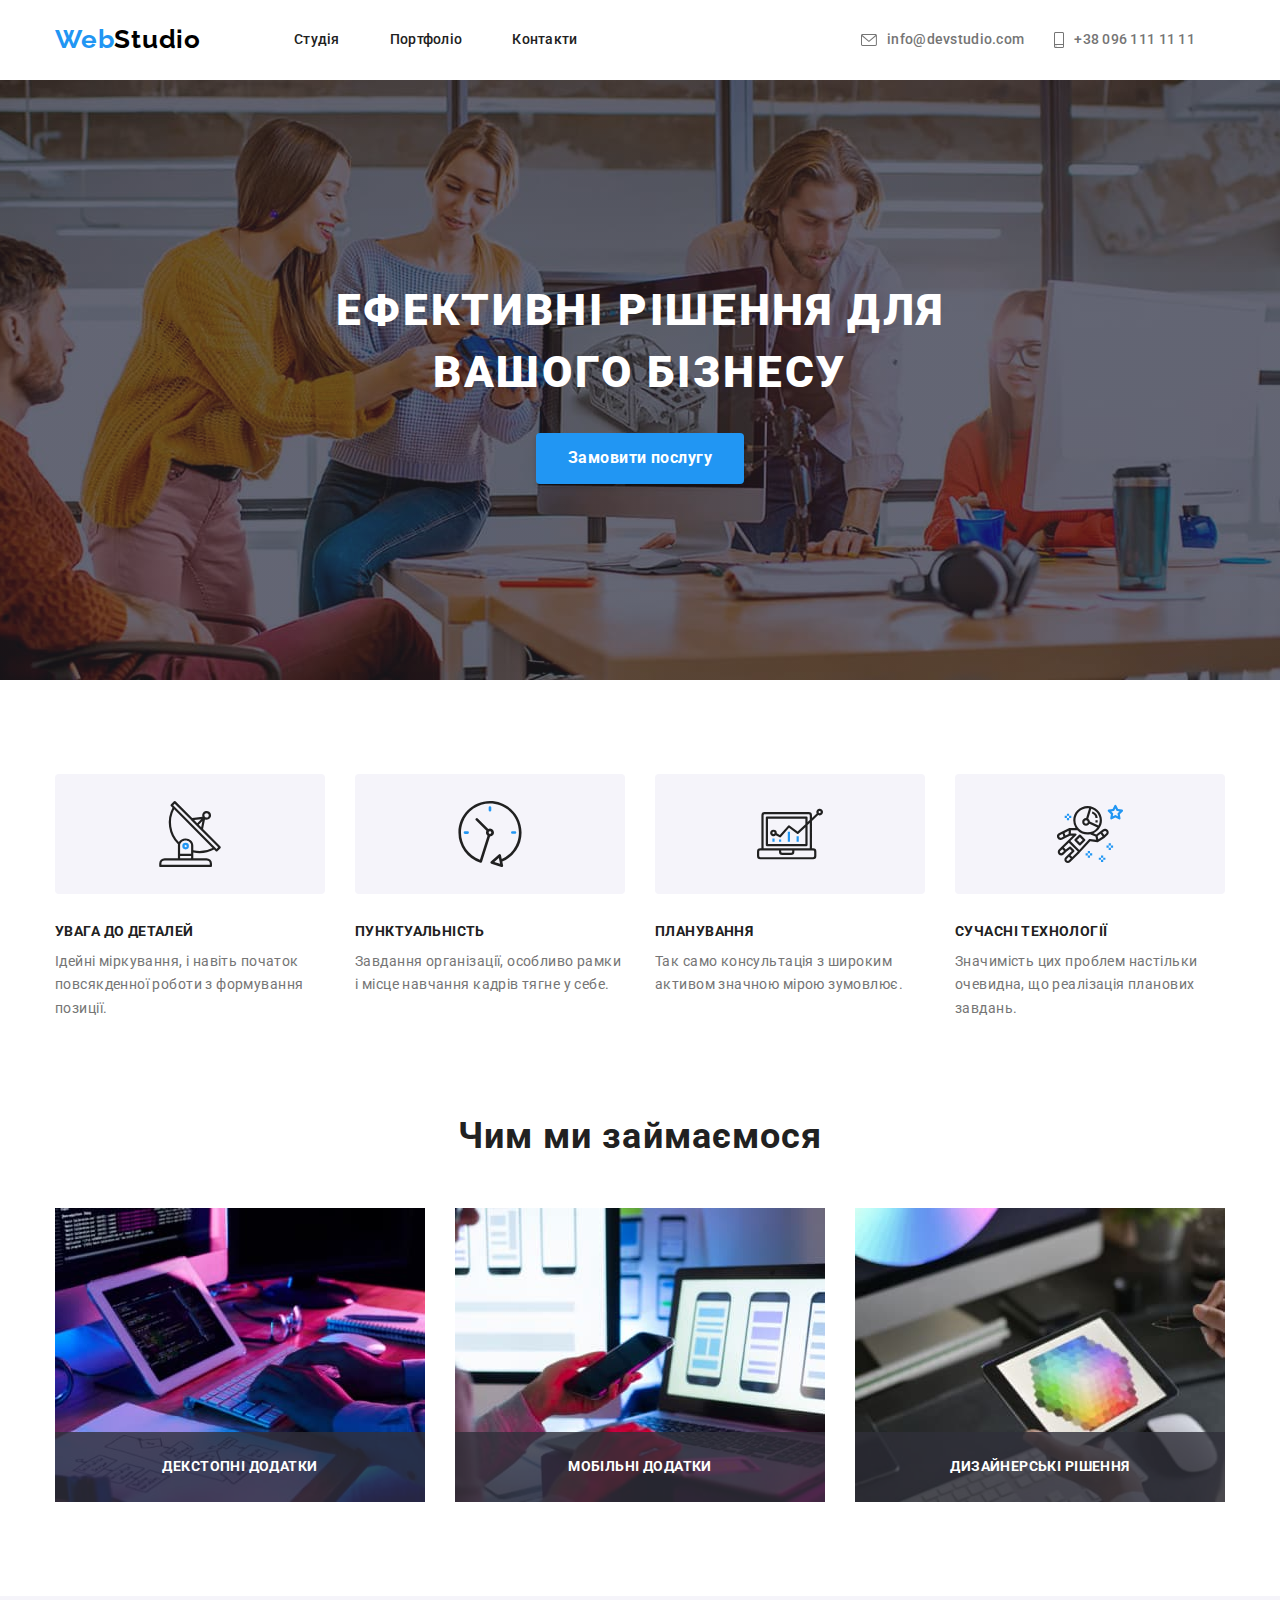
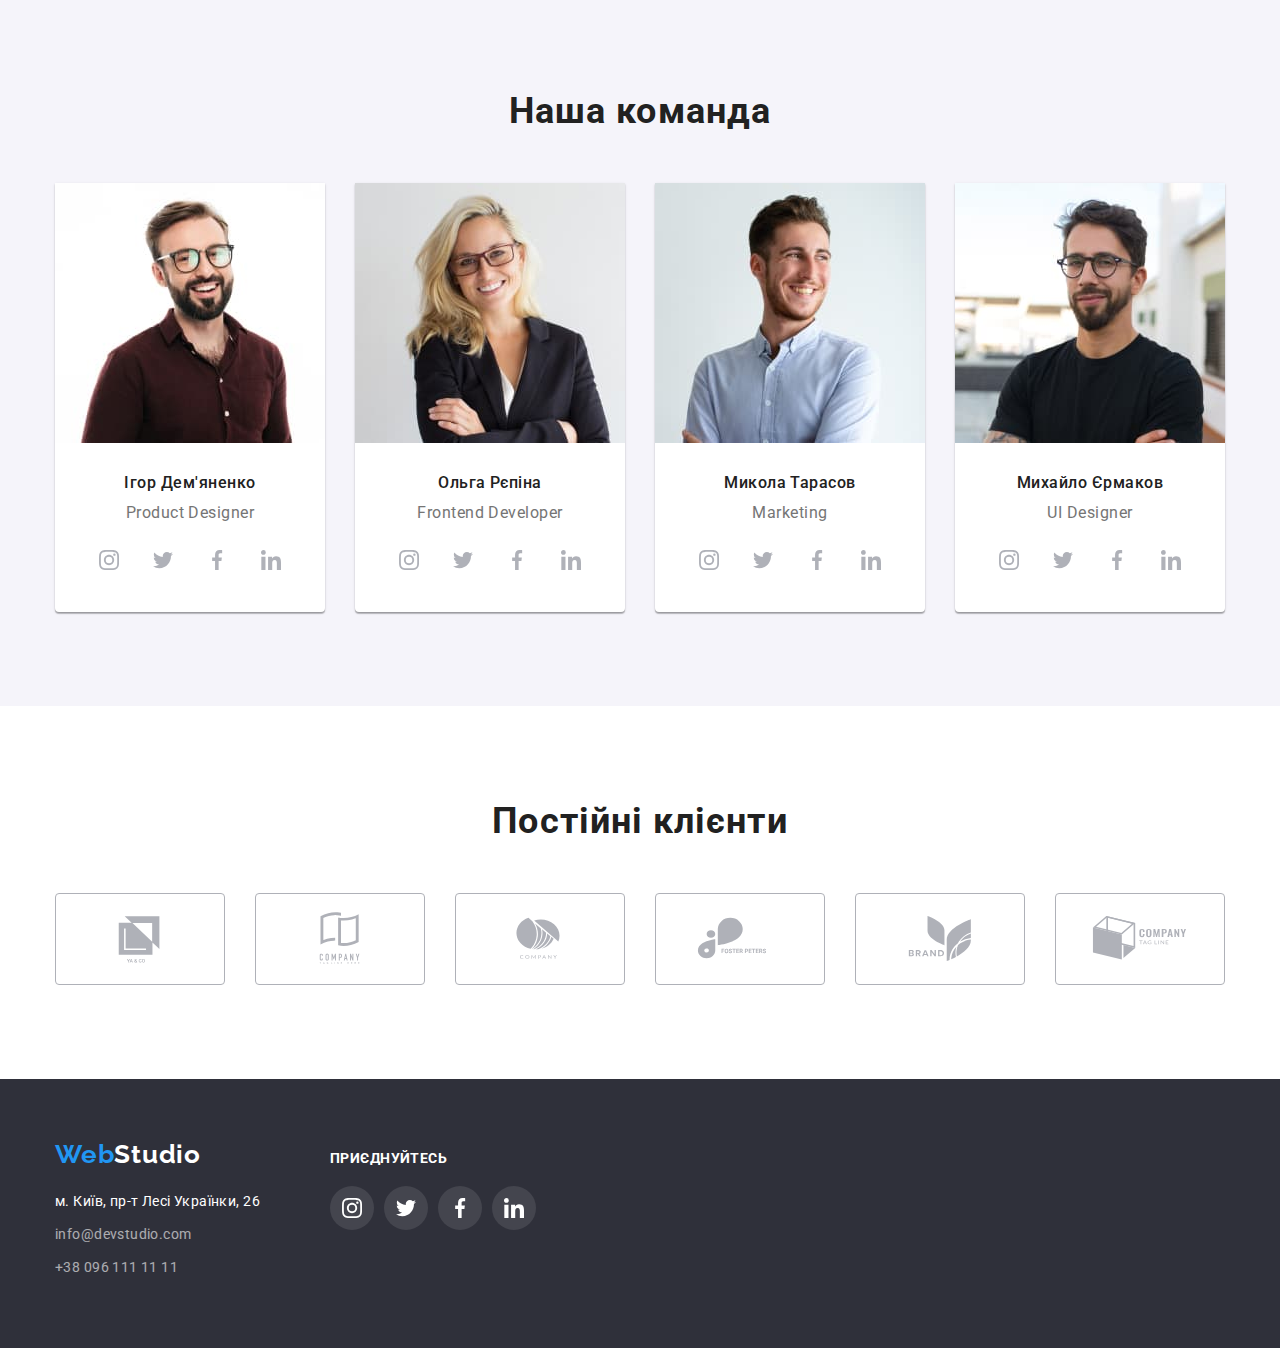
<file: index.html>
<!DOCTYPE html>
<html lang="uk">
  <head>
    <meta charset="UTF-8" />
    <meta http-equiv="X-UA-Compatible" content="IE=edge" />
    <meta name="viewport" content="width=device-width, initial-scale=1.0" />
    <link
      rel="stylesheet"
      href="https://cdnjs.cloudflare.com/ajax/libs/modern-normalize/1.1.0/modern-normalize.min.css"
    />
    <link rel="stylesheet" href="./css/styles.css" />
    <title>WebStudio</title>
    <link rel="preconnect" href="https://fonts.googleapis.com" />
    <link rel="preconnect" href="https://fonts.gstatic.com" crossorigin />
    <link
      href="https://fonts.googleapis.com/css2?family=Raleway:wght@700&family=Roboto:wght@400;500;700;900&display=swap"
      rel="stylesheet"
    />
  </head>
  <body>
    <header>
      <div class="container nav-header">
        <a class="logo logo-header" href="./index.html"
          >Web<span class="logo-studio-header">Studio</span></a
        >
        <nav>
          <ul class="site-nav">
            <li class="item">
              <a class="link" href="./index.html">Студія</a>
            </li>
            <li class="item">
              <a class="link" href="./portfolio.html">Портфоліо</a>
            </li>
            <li class="item">
              <a class="link" href="#">Контакти</a>
            </li>
          </ul>
        </nav>
        <ul class="link-item">
          <li class="item">
            <a class="link-tel-email" href="#"
              ><svg class="icon-header" width="16" height="12">
                <use href="./images/symbol-defs.svg#envelope"></use>
              </svg>
              info@devstudio.com</a
            >
          </li>

          <li class="item">
            <a class="link-tel-email" href="#">
              <svg class="icon-header" width="10" height="16">
                <use href="./images/symbol-defs.svg#smartphone"></use>
              </svg>
              +38 096 111 11 11
            </a>
          </li>
        </ul>
      </div>
    </header>
    <main>
      <section class="hero-section hero-img">
        <div class="container">
          <h1 class="hero-title">
            Ефективні рішення для <br />
            вашого бізнесу
          </h1>
          <button class="primary-button" type="button" data-modal-open>Замовити послугу</button>
        </div>
      </section>

      <section class="section-second">
        <div class="container">
          <h2 class="visually-hidden">Наші переваги</h2>
          <ul class="details">
            <li class="details-item">
              <div class="icon-details">
                <svg class="icon" width="70" height="70">
                  <use href="./images/symbol-defs.svg#antenna"></use>
                </svg>
              </div>
              <h3 class="title">Увага до деталей</h3>
              <p class="about-title">
                Ідейні міркування, і навіть початок повсякденної роботи з формування позиції.
              </p>
            </li>
            <li class="details-item">
              <div class="icon-details">
                <svg class="icon" width="70" height="70">
                  <use href="./images/symbol-defs.svg#clock"></use>
                </svg>
              </div>
              <h3 class="title">Пунктуальність</h3>
              <p class="about-title">
                Завдання організації, особливо рамки і місце навчання кадрів тягне у себе.
              </p>
            </li>
            <li class="details-item">
              <div class="icon-details">
                <svg class="icon" width="70" height="70">
                  <use href="./images/symbol-defs.svg#diagram"></use>
                </svg>
              </div>
              <h3 class="title">Планування</h3>
              <p class="about-title">
                Так само консультація з широким активом значною мірою зумовлює.
              </p>
            </li>
            <li class="details-item">
              <div class="icon-details">
                <svg class="icon" width="70" height="70">
                  <use href="./images/symbol-defs.svg#astronaut"></use>
                </svg>
              </div>
              <h3 class="title">Сучасні технології</h3>
              <p class="about-title">
                Значимість цих проблем настільки очевидна, що реалізація планових завдань.
              </p>
            </li>
          </ul>
        </div>
      </section>

      <section class="section">
        <div class="container">
          <h2 class="secondary-title">Чим ми займаємося</h2>
          <ul class="works">
            <li class="item item-text">
              <img
                src="./images/computer1.jpg"
                alt="Людина працює за комп'ютером"
                width="370"
                height="294"
              />
              <div class="img-text">
                <h3 class="text">Декстопні додатки</h3>
              </div>
            </li>
            <li class="item item-text">
              <img
                src="./images/computer2.jpg"
                alt="Людина з телефоном в руках"
                width="370"
                height="294"
              />
              <div class="img-text">
                <h3 class="text">Мобільні додатки</h3>
              </div>
            </li>
            <li class="item item-text">
              <img
                src="./images/computer3.jpg"
                alt="Людина з планшетом в руках"
                width="370"
                height="294"
              />
              <div class="img-text">
                <h3 class="text">Дизайнерські рішення</h3>
              </div>
            </li>
          </ul>
        </div>
      </section>

      <section class="section-team section">
        <div class="container">
          <h2 class="secondary-title">Наша команда</h2>
          <ul class="team">
            <li class="section-item">
              <img
                src="./images/igor.jpg"
                alt="Чоловік в окулярах, що посміхається"
                width="270"
                height="260"
              />
              <div class="foto">
                <h3 class="title-img">Ігор Дем'яненко</h3>
                <p class="about-team">Product Designer</p>
                <ul class="icon-social">
                  <li class="comand">
                    <a class="link-comand" href="#">
                      <svg class="icon-comand" width="20" height="20">
                        <use href="./images/symbol-defs.svg#instagram"></use>
                      </svg>
                    </a>
                  </li>
                  <li class="comand">
                    <a class="link-comand" href="#">
                      <svg class="icon-comand" width="20" height="20">
                        <use href="./images/symbol-defs.svg#twitter"></use>
                      </svg>
                    </a>
                  </li>
                  <li class="comand">
                    <a class="link-comand" href="#">
                      <svg class="icon-comand" width="20" height="20">
                        <use href="./images/symbol-defs.svg#facebook"></use>
                      </svg>
                    </a>
                  </li>
                  <li class="comand">
                    <a class="link-comand" href="#">
                      <svg class="icon-comand" width="20" height="20">
                        <use href="./images/symbol-defs.svg#linkedin"></use>
                      </svg>
                    </a>
                  </li>
                </ul>
              </div>
            </li>

            <li class="section-item">
              <img src="./images/olga.jpg" alt="Жінка, що посміхається" width="270" height="260" />
              <div class="foto">
                <h3 class="title-img">Ольга Рєпіна</h3>
                <p class="about-team">Frontend Developer</p>
                <ul class="icon-social">
                  <li class="comand">
                    <a class="link-comand" href="#">
                      <svg class="icon-comand" width="20" height="20">
                        <use href="./images/symbol-defs.svg#instagram"></use>
                      </svg>
                    </a>
                  </li>
                  <li class="comand">
                    <a class="link-comand" href="#">
                      <svg class="icon-comand" width="20" height="20">
                        <use href="./images/symbol-defs.svg#twitter"></use>
                      </svg>
                    </a>
                  </li>
                  <li class="comand">
                    <a class="link-comand" href="#">
                      <svg class="icon-comand" width="20" height="20">
                        <use href="./images/symbol-defs.svg#facebook"></use>
                      </svg>
                    </a>
                  </li>
                  <li class="comand">
                    <a class="link-comand" href="#">
                      <svg class="icon-comand" width="20" height="20">
                        <use href="./images/symbol-defs.svg#linkedin"></use>
                      </svg>
                    </a>
                  </li>
                </ul>
              </div>
            </li>

            <li class="section-item">
              <img src="./images/mukola.jpg" alt="Чоловік з посмішкою" width="270" height="260" />
              <div class="foto">
                <h3 class="title-img">Микола Тарасов</h3>
                <p class="about-team">Marketing</p>
                <ul class="icon-social">
                  <li class="comand">
                    <a class="link-comand" href="#">
                      <svg class="icon-comand" width="20" height="20">
                        <use href="./images/symbol-defs.svg#instagram"></use>
                      </svg>
                    </a>
                  </li>
                  <li class="comand">
                    <a class="link-comand" href="#">
                      <svg class="icon-comand" width="20" height="20">
                        <use href="./images/symbol-defs.svg#twitter"></use>
                      </svg>
                    </a>
                  </li>
                  <li class="comand">
                    <a class="link-comand" href="#">
                      <svg class="icon-comand" width="20" height="20">
                        <use href="./images/symbol-defs.svg#facebook"></use>
                      </svg>
                    </a>
                  </li>
                  <li class="comand">
                    <a class="link-comand" href="#">
                      <svg class="icon-comand" width="20" height="20">
                        <use href="./images/symbol-defs.svg#linkedin"></use>
                      </svg>
                    </a>
                  </li>
                </ul>
              </div>
            </li>

            <li class="section-item">
              <img
                src="./images/muhailo.jpg"
                alt="Чоловік, що посміхається"
                width="270"
                height="260"
              />
              <div class="foto">
                <h3 class="title-img">Михайло Єрмаков</h3>
                <p class="about-team">UI Designer</p>
                <ul class="icon-social">
                  <li class="comand">
                    <a class="link-comand" href="#">
                      <svg class="icon-comand" width="20" height="20">
                        <use href="./images/symbol-defs.svg#instagram"></use>
                      </svg>
                    </a>
                  </li>
                  <li class="comand">
                    <a class="link-comand" href="#">
                      <svg class="icon-comand" width="20" height="20">
                        <use href="./images/symbol-defs.svg#twitter"></use>
                      </svg>
                    </a>
                  </li>
                  <li class="comand">
                    <a class="link-comand" href="#">
                      <svg class="icon-comand" width="20" height="20">
                        <use href="./images/symbol-defs.svg#facebook"></use>
                      </svg>
                    </a>
                  </li>
                  <li class="comand">
                    <a class="link-comand" href="#">
                      <svg class="icon-comand" width="20" height="20">
                        <use href="./images/symbol-defs.svg#linkedin"></use>
                      </svg>
                    </a>
                  </li>
                </ul>
              </div>
            </li>
          </ul>
        </div>
      </section>

      <section class="section-third">
        <div class="container">
          <h2 class="secondary-title">Постійні клієнти</h2>
          <ul class="client">
            <li class="block-client">
              <a class="link-client" href="#">
                <svg class="icon-client" width="106" height="60">
                  <use href="./images/symbol-defs.svg#logo1"></use>
                </svg>
              </a>
            </li>

            <li class="block-client">
              <a class="link-client" href="#">
                <svg class="icon-client" width="106" height="60">
                  <use href="./images/symbol-defs.svg#logo2"></use>
                </svg>
              </a>
            </li>

            <li class="block-client">
              <a class="link-client" href="#">
                <svg class="icon-client" width="106" height="60">
                  <use href="./images/symbol-defs.svg#logo3"></use>
                </svg>
              </a>
            </li>

            <li class="block-client">
              <a class="link-client" href="#">
                <svg class="icon-client" width="106" height="60">
                  <use href="./images/symbol-defs.svg#logo4"></use>
                </svg>
              </a>
            </li>

            <li class="block-client">
              <a class="link-client" href="#">
                <svg class="icon-client" width="106" height="60">
                  <use href="./images/symbol-defs.svg#logo5"></use>
                </svg>
              </a>
            </li>

            <li class="block-client">
              <a class="link-client" href="#">
                <svg class="icon-client" width="106" height="60">
                  <use href="./images/symbol-defs.svg#logo6"></use>
                </svg>
              </a>
            </li>
          </ul>
        </div>
      </section>
    </main>

    <footer class="footer">
      <div class="container block-footer">
        <div>
          <a class="logo logo-footer" href="./index.html"
            >Web<span class="logo-footer-studio">Studio</span></a
          >
          <address>
            <ul>
              <li class="address-item">
                <a
                  class="address"
                  href="https://goo.gl/maps/CPtrU1FHBa2aNyZL9"
                  target="_blank"
                  rel="noopener noreferrer nofollow"
                  >м. Київ, пр-т Лесі Українки, 26
                </a>
              </li>
              <li class="address-item">
                <a class="address-contact" href="#">info@devstudio.com</a>
              </li>
              <li class="address-item">
                <a class="address-contact" href="#">+38 096 111 11 11</a>
              </li>
            </ul>
          </address>
        </div>

        <div class="social-footer">
          <h3 class="title-footer">Приєднуйтесь</h3>
          <ul class="footer-social">
            <li class="li-footer">
              <a class="link-footer" href="#">
                <svg class="icon-footer" width="20" height="20">
                  <use href="./images/symbol-defs.svg#instagram"></use>
                </svg>
              </a>
            </li>

            <li class="li-footer">
              <a class="link-footer" href="#">
                <svg class="icon-footer" width="20" height="20">
                  <use href="./images/symbol-defs.svg#twitter"></use>
                </svg>
              </a>
            </li>

            <li class="li-footer">
              <a class="link-footer" href="#">
                <svg class="icon-footer" width="20" height="20">
                  <use href="./images/symbol-defs.svg#facebook"></use>
                </svg>
              </a>
            </li>

            <li class="li-footer">
              <a class="link-footer" href="#">
                <svg class="icon-footer" width="20" height="20">
                  <use href="./images/symbol-defs.svg#linkedin"></use>
                </svg>
              </a>
            </li>
          </ul>
        </div>
      </div>
    </footer>
    <div class="backdrop is-hidden" data-modal>
      <div class="modal">
        <button class="button-modal" data-modal-close type="button">
        </button>
      </div>
    </div>

    <script src="./js/modal.js"></script>
  </body>
</html>
</file>
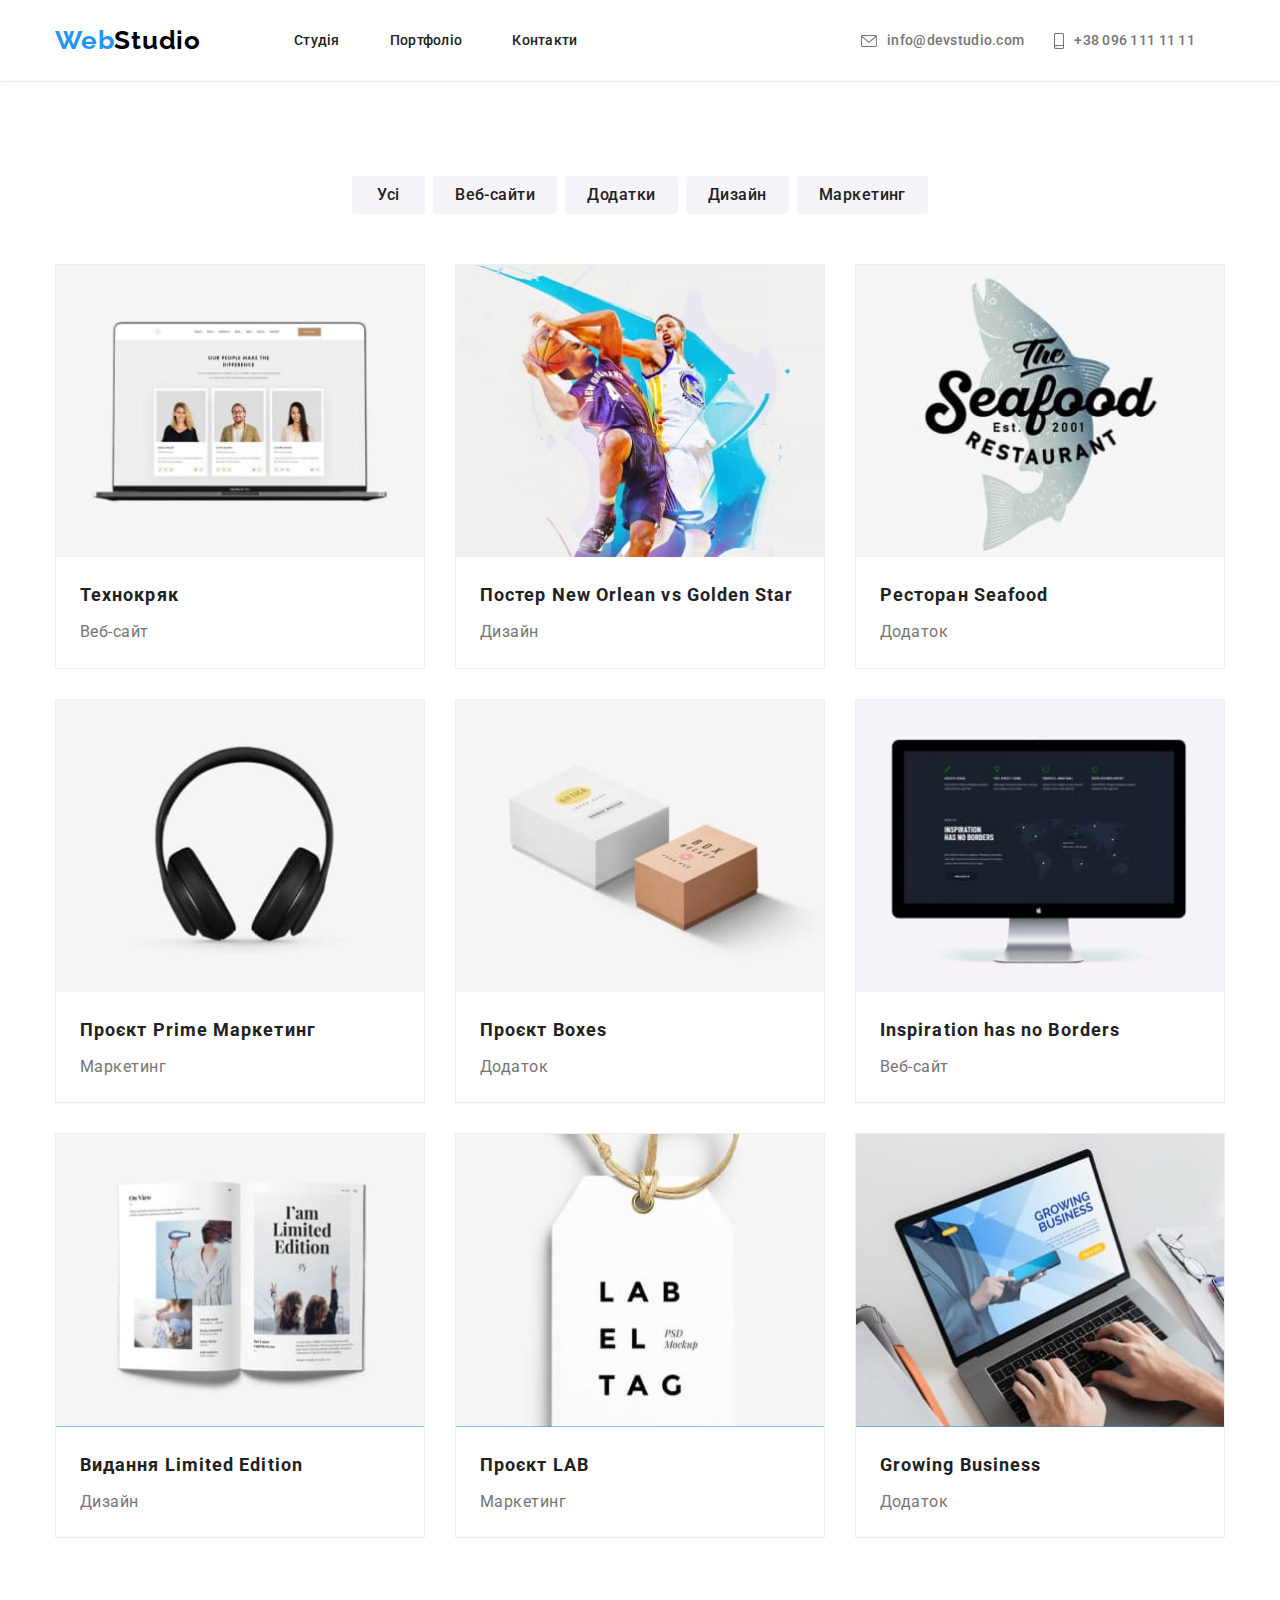
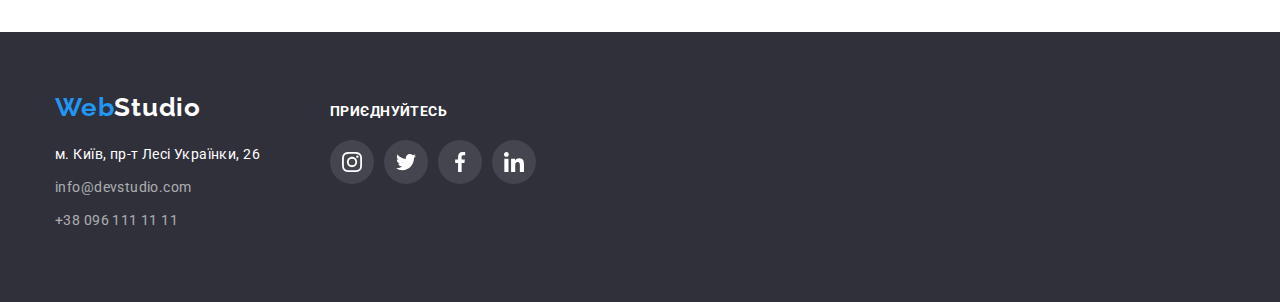
<file: portfolio.html>
<!DOCTYPE html>
<html lang="uk">
  <head>
    <meta charset="UTF-8" />
    <meta http-equiv="X-UA-Compatible" content="IE=edge" />
    <meta name="viewport" content="width=device-width, initial-scale=1.0" />
    <link
      rel="stylesheet"
      href="https://cdnjs.cloudflare.com/ajax/libs/modern-normalize/1.1.0/modern-normalize.min.css"
    />
    <link rel="stylesheet" href="./css/styles.css" />
    <title>WebStudio</title>
    <link rel="preconnect" href="https://fonts.googleapis.com" />
    <link rel="preconnect" href="https://fonts.gstatic.com" crossorigin />
    <link
      href="https://fonts.googleapis.com/css2?family=Raleway:wght@700&family=Roboto:wght@400;500;700&display=swap"
      rel="stylesheet"
    />
  </head>
  <body>
    <header class="header">
      <div class="container nav-header">
        <a class="logo logo-header" href="./index.html"
          >Web<span class="logo-studio-header">Studio</span></a
        >
        <nav>
          <ul class="site-nav">
            <li class="item">
              <a class="link" href="./index.html">Студія</a>
            </li>
            <li class="item">
              <a class="link" href="./portfolio.html">Портфоліо</a>
            </li>
            <li class="item">
              <a class="link" href="#">Контакти</a>
            </li>
          </ul>
        </nav>
        <ul class="link-item">
          <li class="item">
            <a class="link-tel-email" href="#">
              <svg class="icon-header" width="16" height="12">
                <use href="./images/symbol-defs.svg#envelope"></use>
              </svg>
              info@devstudio.com</a
            >
          </li>

          <li class="item">
            <a class="link-tel-email" href="#">
              <svg class="icon-header" width="10" height="16">
                <use href="./images/symbol-defs.svg#smartphone"></use>
              </svg>
              +38 096 111 11 11</a
            >
          </li>
        </ul>
      </div>
    </header>
    <main>
      <section class="section">
        <div class="container">
          <h1 class="visually-hidden">Портфоліо</h1>
          <ul class="ul-buttom">
            <li class="buttom-item">
              <button class="button" type="button">Усі</button>
            </li>
            <li class="buttom-item">
              <button class="button" type="button">Веб-сайти</button>
            </li>
            <li class="buttom-item">
              <button class="button" type="button">Додатки</button>
            </li>
            <li class="buttom-item">
              <button class="button" type="button">Дизайн</button>
            </li>
            <li class="buttom-item">
              <button class="button" type="button">Маркетинг</button>
            </li>
          </ul>

          <ul class="portfolio">
            <li class="item card-item">
              <a class="link-card" href="#">
                <div class="card-thumb">
                  <img src="./images/laptop.jpg" alt="Відкритий лептоп" width="370" height="294" />
                  <div class="overlay">
                    <p class="overlay-text">
                      Ресурс пропонує комплексні пропозиції з різним рівнем функціоналу та сервісів.
                      Все це дозволить відвідувачу отримати вичерпні відомості про компанію чи
                      приватну особу.
                    </p>
                  </div>
                </div>

                <div class="item-img">
                  <h3 class="title-img-two">Технокряк</h3>
                  <p class="about-portfolio">Веб-сайт</p>
                </div>
              </a>
            </li>

            <li class="item card-item">
              <a class="link-card" href="#">
                <div class="card-thumb">
                  <img
                    src="./images/basketball.jpg"
                    alt="Двоє людей грають в баскетбол"
                    width="370"
                    height="294"
                  />
                  <div class="overlay">
                    <p class="overlay-text">
                      Ресурс пропонує комплексні пропозиції з різним рівнем функціоналу та сервісів.
                      Все це дозволить відвідувачу отримати вичерпні відомості про компанію чи
                      приватну особу.
                    </p>
                  </div>
                </div>
                <div class="item-img">
                  <h3 class="title-img-two">Постер New Orlean vs Golden Star</h3>
                  <p class="about-portfolio">Дизайн</p>
                </div>
              </a>
            </li>

            <li class="item card-item">
              <a class="link-card" href="#">
                <div class="card-thumb">
                  <img
                    src="./images/logo-seafood.jpg"
                    alt="Логотип рибного ресторану"
                    width="370"
                    height="294"
                  />
                  <div class="overlay">
                    <p class="overlay-text">
                      Ресурс пропонує комплексні пропозиції з різним рівнем функціоналу та сервісів.
                      Все це дозволить відвідувачу отримати вичерпні відомості про компанію чи
                      приватну особу.
                    </p>
                  </div>
                </div>

                <div class="item-img card-item">
                  <h3 class="title-img-two">Ресторан Seafood</h3>
                  <p class="about-portfolio">Додаток</p>
                </div>
              </a>
            </li>

            <li class="item card-item">
              <a class="link-card" href="#">
                <div class="card-thumb">
                  <img src="./images/headphones.jpg" alt="Навушники" width="370" height="294" />
                  <div class="overlay">
                    <p class="overlay-text">
                      Ресурс пропонує комплексні пропозиції з різним рівнем функціоналу та сервісів.
                      Все це дозволить відвідувачу отримати вичерпні відомості про компанію чи
                      приватну особу.
                    </p>
                  </div>
                </div>
                <div class="item-img">
                  <h3 class="title-img-two">Проєкт Prime Маркетинг</h3>
                  <p class="about-portfolio">Маркетинг</p>
                </div>
              </a>
            </li>

            <li class="item card-item">
              <a class="link-card" href="#">
                <div class="card-thumb">
                  <img
                    src="./images/boxes.jpg"
                    alt="Біла коробка та коробка кольору охри лежать на столі"
                    width="370"
                    height="294"
                  />
                  <div class="overlay">
                    <p class="overlay-text">
                      Ресурс пропонує комплексні пропозиції з різним рівнем функціоналу та сервісів.
                      Все це дозволить відвідувачу отримати вичерпні відомості про компанію чи
                      приватну особу.
                    </p>
                  </div>
                </div>

                <div class="item-img">
                  <h3 class="title-img-two">Проєкт Boxes</h3>
                  <p class="about-portfolio">Додаток</p>
                </div>
              </a>
            </li>

            <li class="item card-item">
              <a class="link-card" href="#">
                <div class="card-thumb">
                  <img
                    src="./images/display.jpg"
                    alt="Монітор комп'ютера"
                    width="370"
                    height="294"
                  />
                  <div class="overlay">
                    <p class="overlay-text">
                      Ресурс пропонує комплексні пропозиції з різним рівнем функціоналу та сервісів.
                      Все це дозволить відвідувачу отримати вичерпні відомості про компанію чи
                      приватну особу.
                    </p>
                  </div>
                </div>

                <div class="item-img">
                  <h3 class="title-img-two">Inspiration has no Borders</h3>
                  <p class="about-portfolio">Веб-сайт</p>
                </div>
              </a>
            </li>

            <li class="item card-item">
              <a class="link-card" href="#">
                <div class="card-thumb">
                  <img src="./images/book.jpg" alt="Відкрита книга" width="370" height="294" />
                  <div class="overlay">
                    <p class="overlay-text">
                      Ресурс пропонує комплексні пропозиції з різним рівнем функціоналу та сервісів.
                      Все це дозволить відвідувачу отримати вичерпні відомості про компанію чи
                      приватну особу.
                    </p>
                  </div>
                </div>

                <div class="item-img">
                  <h3 class="title-img-two">Видання Limited Edition</h3>
                  <p class="about-portfolio">Дизайн</p>
                </div>
              </a>
            </li>

            <li class="item card-item">
              <a class="link-card" href="#">
                <div class="card-thumb">
                  <img src="./images/label.jpg" alt="Біла бірка" width="370" height="294" />
                  <div class="overlay">
                    <p class="overlay-text">
                      Ресурс пропонує комплексні пропозиції з різним рівнем функціоналу та сервісів.
                      Все це дозволить відвідувачу отримати вичерпні відомості про компанію чи
                      приватну особу.
                    </p>
                  </div>
                </div>

                <div class="item-img">
                  <h3 class="title-img-two">Проєкт LAB</h3>
                  <p class="about-portfolio">Маркетинг</p>
                </div>
              </a>
            </li>

            <li class="item card-item">
              <a class="link-card" href="#">
                <div class="card-thumb">
                  <img
                    src="./images/man-with-laptop.jpg"
                    alt="Чоловік за ноутбуком"
                    width="370"
                    height="294"
                  />
                  <div class="overlay">
                    <p class="overlay-text">
                      Ресурс пропонує комплексні пропозиції з різним рівнем функціоналу та сервісів.
                      Все це дозволить відвідувачу отримати вичерпні відомості про компанію чи
                      приватну особу.
                    </p>
                  </div>
                </div>
              </a>
              <div class="item-img card-item">
                <h3 class="title-img-two">Growing Business</h3>
                <p class="about-portfolio">Додаток</p>
              </div>
            </li>
          </ul>
        </div>
      </section>
    </main>

    <footer class="footer">
      <div class="container block-footer">
        <div>
          <a class="logo logo-footer" href="./index.html"
            >Web<span class="logo-footer-studio">Studio</span></a
          >
          <address>
            <ul>
              <li class="address-item">
                <a
                  class="address"
                  href="https://goo.gl/maps/CPtrU1FHBa2aNyZL9"
                  target="_blank"
                  rel="noopener noreferrer nofollow"
                  >м. Київ, пр-т Лесі Українки, 26
                </a>
              </li>
              <li class="address-item">
                <a class="address-contact" href="#">info@devstudio.com</a>
              </li>
              <li class="address-item">
                <a class="address-contact" href="#">+38 096 111 11 11</a>
              </li>
            </ul>
          </address>
        </div>

        <div class="social-footer">
          <h3 class="title-footer">Приєднуйтесь</h3>
          <ul class="footer-social">
            <li class="li-footer">
              <a class="link-footer" href="#">
                <svg class="icon-footer" width="20" height="20">
                  <use href="./images/symbol-defs.svg#instagram"></use>
                </svg>
              </a>
            </li>

            <li class="li-footer">
              <a class="link-footer" href="#">
                <svg class="icon-footer" width="20" height="20">
                  <use href="./images/symbol-defs.svg#twitter"></use>
                </svg>
              </a>
            </li>

            <li class="li-footer">
              <a class="link-footer" href="#">
                <svg class="icon-footer" width="20" height="20">
                  <use href="./images/symbol-defs.svg#facebook"></use>
                </svg>
              </a>
            </li>

            <li class="li-footer">
              <a class="link-footer" href="#">
                <svg class="icon-footer" width="20" height="20">
                  <use href="./images/symbol-defs.svg#linkedin"></use>
                </svg>
              </a>
            </li>
          </ul>
        </div>
      </div>
    </footer>
  </body>
</html>
</file>
<file: css/styles.css>
:root {
  --color-primary: #212121;
  --color-brand: #757575;
  --color-accent: #2f303a;
  --color-inverted: #2196f3;
  --color-white: #fff;
  --color-background: #fff;
  --color-secondary: #f5f4fa;
  --color-text: #000000;
  --color-img-background: #c4c4c4;
}

body {
  color: var(--color-primary);
  font-family: 'Roboto', sans-serif;
  background-color: var(--color-background);
  font-size: 14px;
  letter-spacing: 0.03em;
}

h1,
h2,
h3,
h4,
h5,
h6,
p {
  margin: 0;
  padding: 0;
}

img {
  display: block;
  max-width: 100%;
  height: auto;
}
.container {
  margin-left: auto;
  margin-right: auto;
  width: 1200px;
  padding-left: 15px;
  padding-right: 15px;
  /*outline: 2px solid tomato;*/
}

.logo {
  display: inline-block;
  color: var(--color-inverted);
  font-family: 'Raleway';
  text-decoration: none;
  font-size: 26px;
  line-height: 1.2;
  font-weight: 700;
  letter-spacing: 0.03em;
}

.logo-header {
  padding: 24px 0px 0px 0px;
  margin-bottom: 25px;
  margin-right: 93px;
}

.logo-studio-header {
  color: var(--color-text);
}

.logo-footer-studio {
  color: var(--color-white);
}

/*NAV-HEADER*/
.nav-header {
  display: flex;
  align-items: center;
}

/*SINE-NAV*/
.site-nav {
  display: flex;
}

.site-nav .item {
  /*outline: 1px solid red;*/
  margin-right: 50px;
}

.site-nav .item:last-child {
  margin-right: 0;
}

.site-nav .link,
.link-item .link-tel-email {
  display: flex;
  align-items: center;
  padding-top: 32px;
  padding-bottom: 32px;
}

.icon-header {
  margin-right: 10px;
  fill: var(--color-brand);
  transition: fill 250ms cubic-bezier(0.4, 0, 0.2, 1);
}

.icon-header:hover,
.icon-header:focus {
  fill: currentColor;
}

.header-icon-tel {
  display: flex;
  /*outline: 1px solid red;*/
  margin: auto 10px auto 30px;
}

ul {
  list-style-type: none;
  margin: 0;
  padding: 0;
}

.link {
  position: relative;
  color: var(--color-primary);
  font-family: inherit;
  text-decoration: none;
  font-size: 14px;
  line-height: 1.1;
  font-weight: 500;
  letter-spacing: 0.02em;
  transition: color 250ms cubic-bezier(0.4, 0, 0.2, 1);
}

.link::after {
  content: '';
  position: absolute;
  left: 0;
  bottom: 0;

  display: block;
  width: 100%;
  height: 4px;
  border-radius: 2px;

  background-color: var(--color-inverted);
  opacity: 0;
  transition: opacity 250ms cubic-bezier(0.4, 0, 0.2, 1);
}

.link:hover::after {
  opacity: 1;
}

.link:focus::after {
  opacity: 1;
}

.link:active::after,
.link:visited::after {
  opacity: 1;
}

.link:hover {
  color: var(--color-inverted);
}
.link:focus {
  color: var(--color-inverted);
}
.link:active,
.link:visited {
  color: var(--color-inverted);
}

.link-item {
  display: flex;
  margin-left: auto;
}

.link-item .item:last-child {
  margin-left: 0px;
}

.link-tel-email {
  margin-right: 30px;
  color: var(--color-brand);
  font-size: 14px;
  text-decoration: none;
  line-height: 1.1;
  font-weight: 500;
  letter-spacing: 0.02em;
  transition: color 250ms cubic-bezier(0.4, 0, 0.2, 1), fill 250ms cubic-bezier(0.4, 0, 0.2, 1);

  /*outline: 1px solid red;*/
}

.link-tel-email:hover {
  color: var(--color-inverted);
  stroke: var(--color-inverted);
}

.link-tel-email:focus {
  color: var(--color-inverted);
  stroke: var(--color-inverted);
}

.visually-hidden {
  position: absolute;
  white-space: nowrap;
  width: 1px;
  height: 1px;
  overflow: hidden;
  border: 0;
  padding: 0;
  clip: rect(0 0 0 0);
  clip-path: inset(50%);
  margin: -1px;
}

.hero-title {
  color: var(--color-white);
  text-transform: uppercase;
  font-size: 44px;
  line-height: 1.4;
  font-weight: 900;
  letter-spacing: 0.06em;
  margin-top: 0;
  margin-bottom: 30px;
}

.secondary-title {
  color: var(--color-primary);
  font-size: 36px;
  line-height: 1.2;
  font-weight: 700;
  letter-spacing: 0.03em;
  text-align: center;
  margin-bottom: 50px;
}

/*details*/

.details {
  display: flex;
}

.details-item {
  width: 270px;
  margin-right: 30px;
}

.details-item:last-child {
  margin-right: 0;
}

/*icon-details*/

.icon-details {
  display: flex;
  justify-content: center;
  align-items: center;
  /* outline: 1px solid red;*/
  width: 270px;
  height: 120px;
  margin-bottom: 30px;
  background-color: var(--color-secondary);
  padding: 25px 102px;
  border-radius: 4px;
}

/*works*/

.works {
  display: flex;
  align-items: center;
}

.works .item {
  margin-right: 30px;
}

.works .item:last-child {
  margin-right: 0;
}

.title {
  margin-bottom: 10px;
  color: var(--color-primary);
  text-transform: uppercase;
  font-size: 14px;
  line-height: 1.1;
  font-weight: 700;
  letter-spacing: 0.03em;
}

.item-text {
  position: relative;
}

.img-text {
  position: absolute;
  bottom: 0;
  left: 0;
  width: 100%;
  height: 70px;
  display: flex;
  justify-content: center;
  align-items: center;
  background-color: rgba(47, 48, 58, 0.8);
}

.text {
  color: var(--color-white);
  text-transform: uppercase;
  font-size: 14px;
  line-height: 1.1;
  font-weight: 700;
  letter-spacing: 0.03em;
}

.title-img {
  color: var(--color-primary);
  font-size: 16px;
  line-height: 1.2;
  font-weight: 500;
  letter-spacing: 0.03em;
  margin-bottom: 10px;
}

.title-img-two {
  color: var(--color-primary);
  font-size: 18px;
  line-height: 2;
  font-weight: 700;
  letter-spacing: 0.06em;
  margin-bottom: 4px;
}

.item-img {
  display: block;
  padding-top: 20px;
  padding-bottom: 20px;
  padding-right: 24px;
  padding-left: 24px;
}
.section {
  padding-top: 94px;
  padding-bottom: 94px;
  /*outline: 2px solid red;*/
}

.section-second {
  padding-top: 94px;
  padding-bottom: 0;
  /*outline: 2px solid red;*/
}

.section-third {
  padding-top: 94px;
  padding-bottom: 94px;
}

/*team*/

.team {
  display: flex;
  align-items: center;
}

.foto {
  display: block;
  padding: 30px 32px;
  text-align: center;
}

.section-item {
  margin-right: 30px;
  background: var(--color-background);
  box-shadow: 0px 1px 3px rgba(0, 0, 0, 0.12), 0px 1px 1px rgba(0, 0, 0, 0.14),
    0px 2px 1px rgba(0, 0, 0, 0.2);
  border-radius: 0px 0px 4px 4px;
}

.section-item:last-child {
  margin-right: 0;
}

.about-title {
  color: var(--color-brand);
  font-size: 14px;
  line-height: 1.7;
  letter-spacing: 0.03em;
}

.about-team {
  color: var(--color-brand);
  font-size: 16px;
  line-height: 1.2;
  letter-spacing: 0.03em;
  margin-bottom: 16px;
}

.about-portfolio {
  color: var(--color-brand);
  font-size: 16px;
  line-height: 1.9;
  letter-spacing: 0.03em;
}

.hero-section {
  padding-top: 200px;
  padding-bottom: 200px;
  background-color: var(--color-img-background);
  text-align: center;
  /*outline: 2px solid red;*/
}

.hero-img {
  height: 600px;
  max-width: 1600px;
  margin-left: auto;
  margin-right: auto;
  background-image: linear-gradient(to right, rgba(47, 48, 58, 0.4), rgba(47, 48, 58, 0.4)),
    url('../images/people.jpg');
  background-repeat: no-repeat;
  background-size: cover;
  background-position: center;
}

.section-team {
  background-color: var(--color-secondary);
}

/*icon-social*/

.icon-social {
  display: flex;
  justify-content: space-between;
  /*outline: 1px solid red;*/
}

.comand {
  width: 44px;
  height: 44px;
}

.link-comand {
  display: flex;
  justify-content: center;
  align-items: center;
  width: 100%;
  height: 100%;
  color: rgba(175, 177, 184, 1);
  transition: background-color 250ms cubic-bezier(0.4, 0, 0.2, 1),
    color 250ms cubic-bezier(0.4, 0, 0.2, 1), border-radius 250ms cubic-bezier(0.4, 0, 0.2, 1);
}

.link-comand:focus,
.link-comand:hover {
  background-color: var(--color-inverted);
  border-radius: 50%;
  color: var(--color-white);
}

.icon-comand {
  fill: currentColor;
}

/*icon-client*/

.client {
  display: flex;
  justify-content: space-between;
}

.logo-company {
  fill: rgba(175, 177, 184, 1);
}

.link-client {
  display: flex;
  justify-content: center;
  align-items: center;
  width: 170px;
  height: 92px;
  border: 1px solid #afb1b8;
  border-radius: 4px;
  color: rgba(175, 177, 184, 1);
  transition: color 250ms cubic-bezier(0.4, 0, 0.2, 1), border 250ms cubic-bezier(0.4, 0, 0.2, 1);
}

.link-client:hover,
.link-client:focus {
  border: 1px solid var(--color-inverted);
  color: var(--color-inverted);
}

.icon-client {
  fill: currentColor;
}

.icon-client:hover {
  fill: var(--color-inverted);
}

/*footer*/

.footer {
  justify-content: flex-start;
  padding-top: 60px;
  padding-bottom: 60px;
  background-color: var(--color-accent);
  color: var(--color-white);
  font-size: 14px;
  line-height: 1.7;
}

.logo-footer {
  margin-bottom: 20px;
}
.address {
  color: var(--color-white);
  font-style: normal;
  text-decoration: none;
  font-size: 14px;
  line-height: 1.7;
  transition: color 250ms cubic-bezier(0.4, 0, 0.2, 1);
}

.address-item {
  margin-bottom: 9px;
}
.address:hover {
  color: var(--color-inverted);
}

.address:focus {
  color: var(--color-inverted);
}

.address-contact {
  color: var(--color-white);
  font-style: normal;
  text-decoration: none;
  font-size: 14px;
  line-height: 1.7;
  opacity: 60%;
  transition: color 250ms cubic-bezier(0.4, 0, 0.2, 1);
}

.address-contact:hover {
  color: var(--color-inverted);
}

.address-contact:focus {
  color: var(--color-inverted);
}

.title-footer {
  margin-bottom: 20px;
  color: var(--color-white);
  text-transform: uppercase;
  font-size: 14px;
  line-height: 1.1;
  font-weight: 700;
  letter-spacing: 0.03em;
}

.block-footer {
  display: flex;
  align-items: baseline;
}
.social-footer {
  margin-left: 70px;
}

.footer-social {
  display: flex;
  justify-content: flex-start;
  /*outline: 1px solid red;*/
}

/*icon-footer*/

.li-footer {
  margin-right: 10px;
  width: 44px;
  height: 44px;
}

.li-footer:last-child {
  margin-right: 0px;
}

.link-footer {
  display: flex;
  justify-content: center;
  align-items: center;
  width: 100%;
  height: 100%;
  background: rgba(255, 255, 255, 0.1);
  border-radius: 50%;
  color: var(--color-white);
  transition: background-color 250ms cubic-bezier(0.4, 0, 0.2, 1),
    border-radius 250ms cubic-bezier(0.4, 0, 0.2, 1);
}

.link-footer:hover,
.link-footer:focus {
  background-color: var(--color-inverted);
  border-radius: 50%;
}

.icon-footer {
  fill: currentColor;
}

/* Button */
.primary-button {
  color: var(--color-white);
  font-family: inherit;
  font-size: 16px;
  line-height: 1.9;
  font-weight: 700;
  background-color: var(--color-inverted);
  border: 0;
  cursor: pointer;
  letter-spacing: 0.03em;
  display: inline-block;
  padding: 10px 32px;
  text-align: center;
  border-radius: 4px;
  min-width: 152px;
  box-shadow: 0px 4px 4px rgba(0, 0, 0, 0.15);
  transition: background-color 250ms cubic-bezier(0.4, 0, 0.2, 1);
}

.primary-button:hover {
  background-color: #0789f3;
}

.primary-button:focus {
  background-color: #0789f3;
}

.button {
  color: var(--color-primary);
  font-family: inherit;
  font-size: 16px;
  line-height: 1.6;
  font-weight: 500;
  background-color: var(--color-secondary);
  border: 0;
  border-radius: 4px;
  cursor: pointer;
  letter-spacing: 0.03em;
  display: inline-block;
  padding: 6px 22px;
  text-align: center;
  border-radius: 4px;
  min-width: 73px;
  transition: color 250ms cubic-bezier(0.4, 0, 0.2, 1),
    background-color 250ms cubic-bezier(0.4, 0, 0.2, 1),
    box-shadow 250ms cubic-bezier(0.4, 0, 0.2, 1);
}

.button:hover {
  color: var(--color-white);
  background-color: var(--color-inverted);
  box-shadow: 0px 3px 1px rgba(0, 0, 0, 0.1), 0px 1px 2px rgba(0, 0, 0, 0.08),
    0px 2px 2px rgba(0, 0, 0, 0.12);
}

.button:focus {
  color: var(--color-white);
  background-color: var(--color-inverted);
}

/*Header portfolio*/
.header {
  border: 1px solid transparent;
  border-bottom: 1px solid #ececec;
}

/*Portfolio*/
.ul-buttom {
  display: flex;
  align-items: center;
  margin-bottom: 50px;
  justify-content: center;
}

.buttom-item {
  margin-right: 8px;
}

.buttom-item:last-child {
  margin-right: 0;
}

.portfolio {
  display: flex;
  flex-wrap: wrap;
  margin: 0;
  padding: 0;
  margin-right: -30px;
}

.portfolio .item {
  border: 1px solid #eee;
  flex-basis: calc(100% / 3 - 30px);
  margin-right: 30px;
  margin-bottom: 30px;
}

.portfolio .item:nth-last-child(-n + 3) {
  margin-bottom: 0px;
}

.link-card {
  overflow: hidden;
  text-decoration: none;
}

.overlay {
  display: block;
  padding: 63px 24px;
  position: absolute;
  top: 0;
  left: 0;
  width: 100%;
  height: 100%;
  overflow: hidden;
  background-color: rgba(33, 150, 243, 0.9);

  transform: translateY(100%);
  transition: transform 250ms cubic-bezier(0.4, 0, 0.2, 1);
}

.card-thumb {
  position: relative;
  overflow: hidden;
}

.link-card:hover .overlay,
.link-card:focus .overlay {
  transform: translateY(0);
}

.overlay-text {
  color: var(--color-white);
  font-size: 18px;
  line-height: 1.5;
  letter-spacing: 0.03em;
}
.card-item {
  transition: box-shadow 250ms cubic-bezier(0.4, 0, 0.2, 1);
}

.card-item:hover {
  box-shadow: 0px 1px 1px rgba(0, 0, 0, 0.12), 0px 4px 4px rgba(0, 0, 0, 0.06),
    1px 4px 6px rgba(0, 0, 0, 0.16);
}

.backdrop {
  position: fixed;
  top: 0;
  left: 0;
  width: 100%;
  height: 100%;
  visibility: visible;
  background-color: rgba(0, 0, 0, 0.2);
  opacity: 1;
  transition: opacity 250ms cubic-bezier(0.4, 0, 0.2, 1),
    visibility 250ms cubic-bezier(0.4, 0, 0.2, 1);
}

.backdrop.is-hidden {
  visibility: hidden;
  opacity: 0;
  pointer-events: none;
}

.backdrop.is-hidden .modal {
  transform: translate(-50%, -50%) scale(0.9);
}

.modal {
  position: absolute;
  top: 50%;
  left: 50%;
  transform: translate(-50%, -50%) scale(1);
  transition: transform 250ms cubic-bezier(0.4, 0, 0.2, 1);

  min-height: 581px;
  min-width: 528px;

  background-color: var(--color-white);
  box-shadow: 0px 1px 3px rgba(0, 0, 0, 0.12), 0px 1px 1px rgba(0, 0, 0, 0.14),
    0px 2px 1px rgba(0, 0, 0, 0.2);
  border-radius: 4px;
}

.button-modal {
  display: flex;
  justify-content: center;
  align-items: center;
  width: 30px;
  height: 30px;

  margin-top: 8px;
  margin-left: 490px;
  margin-right: 8px;
  padding: 0;

  background-color: var(--color-white);
  background-image: url('../images/close.svg');
  background-repeat: no-repeat;
  background-position: 50% 50%;
  background-size: 18p 18px;

  border-radius: 50%;
  border: 1px solid rgba(0, 0, 0, 0.1);
  /*outline: solid 1px red;*/
  cursor: pointer;
}
</file>
